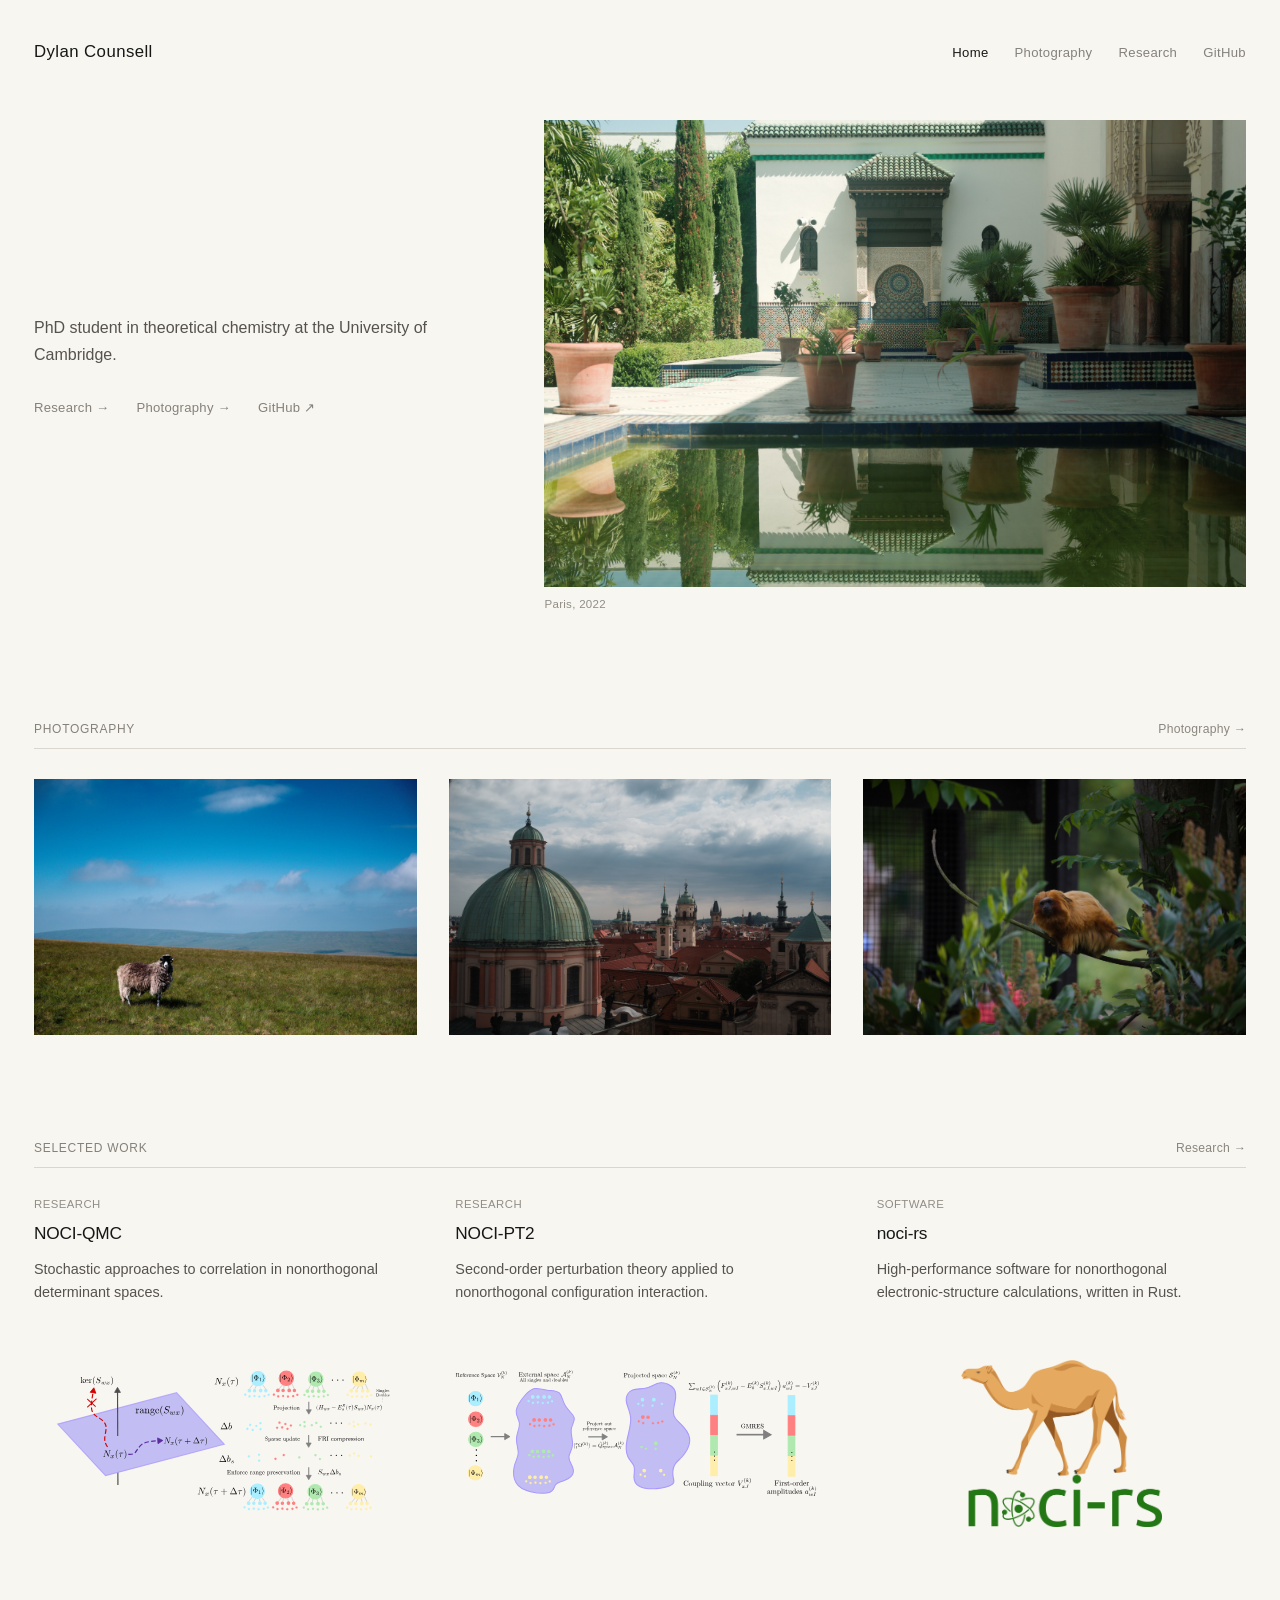
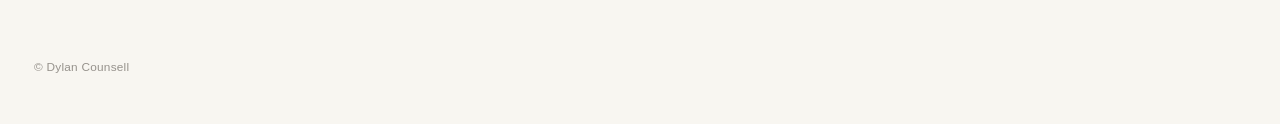
<file: index.html>
<!doctype html>
<html lang="en">
<head>
    <meta charset="utf-8">
    <meta name="viewport" content="width=device-width, initial-scale=1">

    <title>Dylan Counsell</title>

    <meta
        name="description"
        content="Dylan Counsell — theoretical chemistry, scientific computing and photography."
    >

    <meta property="og:title" content="Dylan Counsell">
    <meta
        property="og:description"
        content="Theoretical chemistry, scientific computing and photography."
    >
    <meta property="og:type" content="website">
    <meta property="og:url" content="https://dylancounsell.com/">
    <meta
        property="og:image"
        content="https://dylancounsell.com/social-preview.jpg"
    >
    <meta property="og:image:width" content="2400">
    <meta property="og:image:height" content="1260">
    <meta property="og:image:type" content="image/jpeg">
    <meta
        property="og:image:alt"
        content="Photograph at Perranporth by Dylan Counsell"
    >

    <link rel="stylesheet" href="/style.css?v=7">
</head>

<body>
    <header>
        <h1>
            <a href="/">Dylan Counsell</a>
        </h1>

        <nav>
            <a href="/" class="active">Home</a>
            <a href="/photography/">Photography</a>
            <a href="/research/">Research</a>
            <a href="https://github.com/dy-cl">GitHub</a>
        </nav>
    </header>

    <main class="home-main">
        <section class="home-hero">
            <div class="home-copy">
                <p class="home-bio">
                    PhD student in theoretical chemistry at the University of
                    Cambridge.
                </p>

                <div class="home-links">
                    <a href="/research/">Research →</a>
                    <a href="/photography/">Photography →</a>
                    <a href="https://github.com/dy-cl">GitHub ↗</a>
                </div>
            </div>

            <figure class="home-image">
                <a href="/photography/">
                    <img
                        id="home-hero-image"
                        src="/photos/preview/perranporth-2.jpg"
                        alt="Perranporth"
                    >
                </a>

                <figcaption id="home-hero-caption">
                    Perranporth, 2026
                </figcaption>
            </figure>
        </section>

        <section class="home-section home-photography">
            <div class="home-section-heading">
                <h3>Photography</h3>
                <a href="/photography/">Photography →</a>
            </div>

            <div class="home-photo-grid">
                <a href="/photography/">
                    <img
                        data-home-photo
                        src="/photos/preview/jesus.jpg"
                        alt="Jesus College, Cambridge"
                        loading="lazy"
                    >
                </a>

                <a href="/photography/">
                    <img
                        data-home-photo
                        src="/photos/preview/gairlochy.jpg"
                        alt="Gairlochy"
                        loading="lazy"
                    >
                </a>

                <a href="/photography/">
                    <img
                        data-home-photo
                        src="/photos/preview/prague-4.jpg"
                        alt="Prague"
                        loading="lazy"
                    >
                </a>
            </div>
        </section>

        <section class="home-section">
            <div class="home-section-heading">
                <h3>Selected work</h3>
                <a href="/research/">Research →</a>
            </div>

            <div class="home-work-grid">
                <article
                    class="home-work-item"
                    data-home-work
                >
                    <p
                        class="home-work-label"
                        data-home-work-label
                    >
                        Research
                    </p>

                    <h4>
                        <a
                            data-home-work-title
                            href="/research/#noci-qmc"
                        >
                            NOCI-QMC
                        </a>
                    </h4>

                    <p data-home-work-description>
                        Stochastic approaches to correlation in
                        nonorthogonal determinant spaces.
                    </p>

                    <a
                        class="home-work-figure"
                        data-home-work-figure
                        href="/research/#noci-qmc"
                        aria-label="NOCI-QMC research"
                    >
                        <img
                            data-home-work-image
                            src="/figures/NOCIQMC.svg"
                            alt="NOCI-QMC schematic"
                            loading="lazy"
                        >
                    </a>
                </article>

                <article
                    class="home-work-item"
                    data-home-work
                >
                    <p
                        class="home-work-label"
                        data-home-work-label
                    >
                        Research
                    </p>

                    <h4>
                        <a
                            data-home-work-title
                            href="/research/#noci-pt2"
                        >
                            NOCI-PT2
                        </a>
                    </h4>

                    <p data-home-work-description>
                        Second-order perturbation theory applied to
                        nonorthogonal configuration interaction.
                    </p>

                    <a
                        class="home-work-figure"
                        data-home-work-figure
                        href="/research/#noci-pt2"
                        aria-label="NOCI-PT2 research"
                    >
                        <img
                            data-home-work-image
                            src="/figures/NOCIPT2.svg"
                            alt="NOCI-PT2 schematic"
                            loading="lazy"
                        >
                    </a>
                </article>

                <article
                    class="home-work-item"
                    data-home-work
                >
                    <p
                        class="home-work-label"
                        data-home-work-label
                    >
                        Research
                    </p>

                    <h4>
                        <a
                            data-home-work-title
                            href="/research/#finite-size-correction"
                        >
                            Finite-size correction
                        </a>
                    </h4>

                    <p data-home-work-description>
                        Finite-size corrections for periodic stochastic
                        electronic-structure calculations.
                    </p>

                    <a
                        class="home-work-figure"
                        data-home-work-figure
                        href="/research/#finite-size-correction"
                        aria-label="Finite-size correction research"
                    >
                        <img
                            data-home-work-image
                            src="/figures/SGCorrection.svg"
                            alt="Transition structure factor finite-size correction schematic"
                            loading="lazy"
                        >
                    </a>
                </article>
            </div>
        </section>
    </main>

    <footer>
        <p>© Dylan Counsell</p>
    </footer>

    <script src="/script.js?v=8"></script>
</body>
</html>
</file>
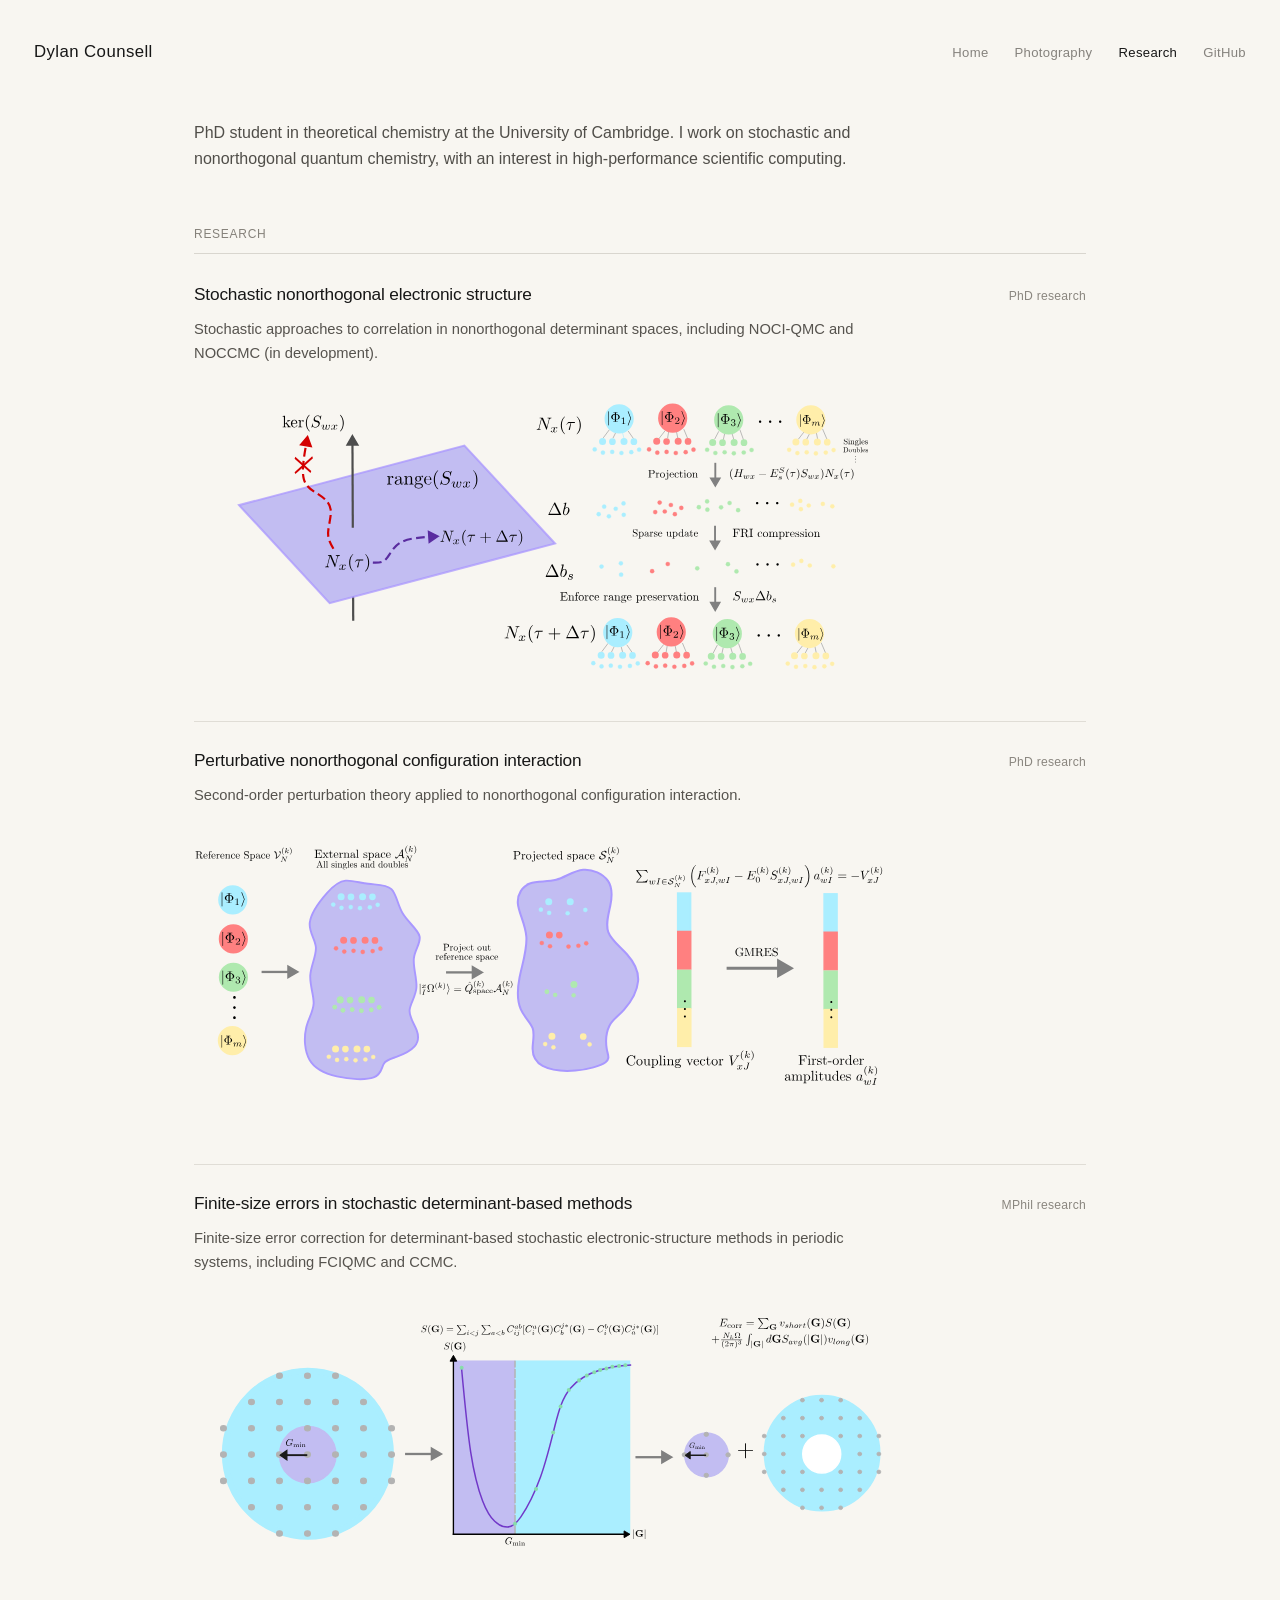
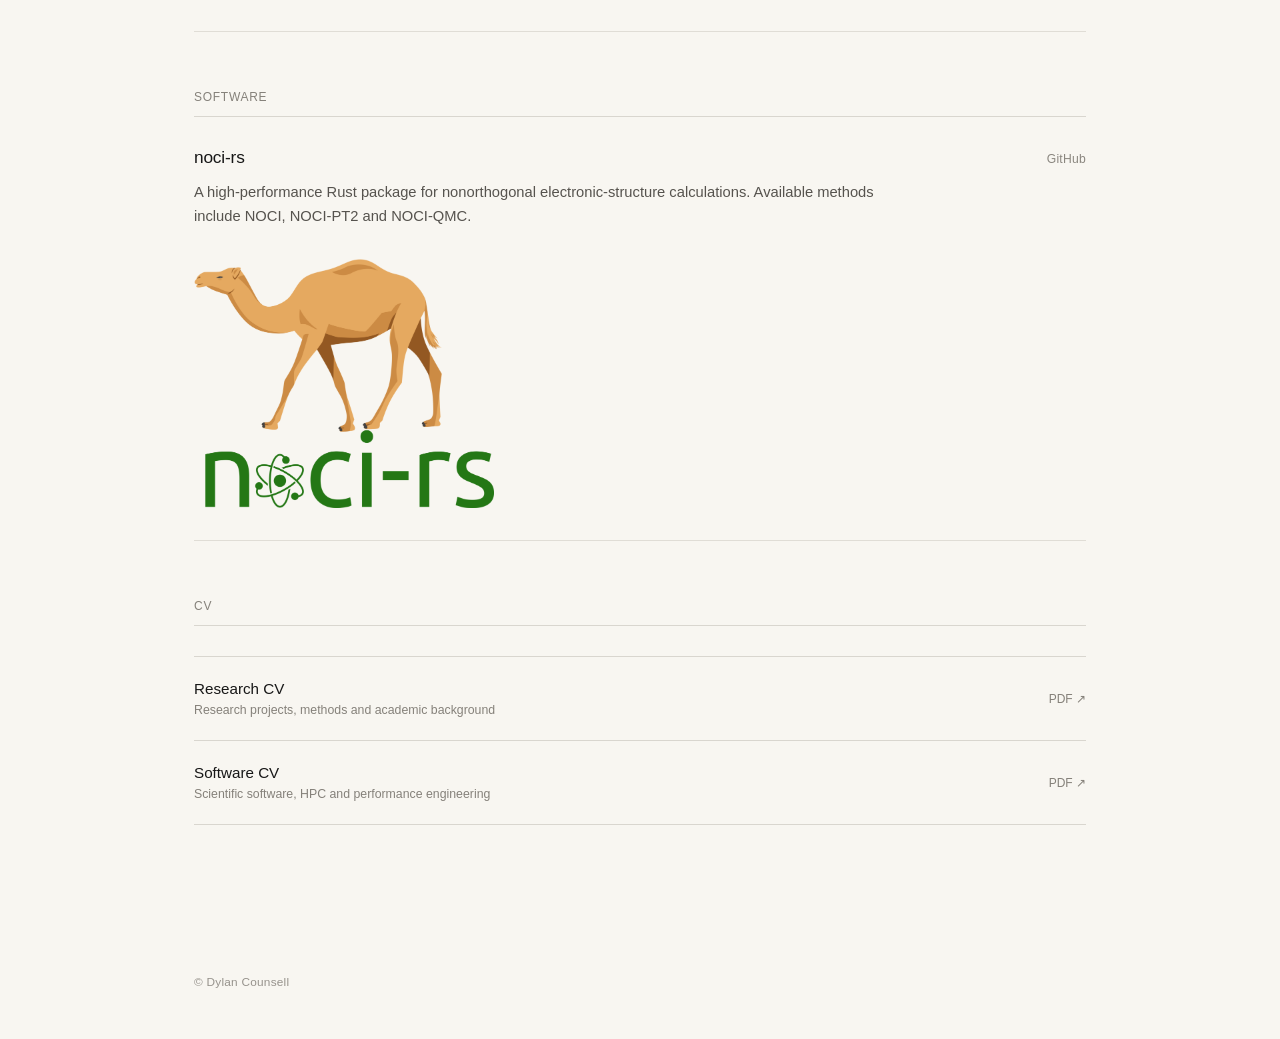
<file: research/index.html>
<!doctype html>
<html lang="en">
<head>
    <meta charset="utf-8">
    <meta name="viewport" content="width=device-width, initial-scale=1">

    <title>Research — Dylan Counsell</title>

    <meta
        name="description"
        content="Research in theoretical chemistry by Dylan Counsell."
    >

    <meta property="og:title" content="Research — Dylan Counsell">
    <meta
        property="og:description"
        content="Theoretical chemistry and high-performance scientific computing."
    >
    <meta property="og:type" content="website">
    <meta
        property="og:url"
        content="https://dylancounsell.com/research/"
    >

    <link rel="stylesheet" href="/style.css?v=7">
</head>

<body>
    <header>
        <h1>
            <a href="/">Dylan Counsell</a>
        </h1>

        <nav>
            <a href="/">Home</a>
            <a href="/photography/">Photography</a>
            <a href="/research/" class="active">Research</a>
            <a href="https://github.com/dy-cl">GitHub</a>
        </nav>
    </header>

    <main class="research-main">
        <section class="research-intro">
            <p class="research-bio">
                PhD student in theoretical chemistry at the University of
                Cambridge. I work on stochastic and nonorthogonal quantum
                chemistry, with an interest in high-performance scientific
                computing.
            </p>
        </section>

        <section class="research-section">
            <h3>Research</h3>

            <article
                class="research-item research-item-with-figure"
                id="noci-qmc"
            >
                <div class="research-item-heading">
                    <h4>
                        Stochastic nonorthogonal electronic structure
                    </h4>

                    <span>PhD research</span>
                </div>

                <p>
                    Stochastic approaches to correlation in nonorthogonal
                    determinant spaces, including NOCI-QMC and NOCCMC
                    (in development).
                </p>

                <figure class="research-figure">
                    <a
                        class="research-figure-link"
                        href="/figures/NOCIQMC.svg"
                    >
                        <img
                            src="/figures/NOCIQMC.svg"
                            alt="NOCI-QMC schematic"
                            loading="lazy"
                        >
                    </a>
                </figure>
            </article>

            <article
                class="research-item research-item-with-figure"
                id="noci-pt2"
            >
                <div class="research-item-heading">
                    <h4>
                        Perturbative nonorthogonal configuration interaction
                    </h4>

                    <span>PhD research</span>
                </div>

                <p>
                    Second-order perturbation theory applied to
                    nonorthogonal configuration interaction.
                </p>

                <figure class="research-figure">
                    <a
                        class="research-figure-link"
                        href="/figures/NOCIPT2.svg"
                    >
                        <img
                            src="/figures/NOCIPT2.svg"
                            alt="NOCI-PT2 schematic"
                            loading="lazy"
                        >
                    </a>
                </figure>
            </article>

            <article
                class="research-item research-item-with-figure"
                id="finite-size-correction"
            >
                <div class="research-item-heading">
                    <h4>
                        Finite-size errors in stochastic determinant-based
                        methods
                    </h4>

                    <span>MPhil research</span>
                </div>

                <p>
                    Finite-size error correction for determinant-based
                    stochastic electronic-structure methods in periodic
                    systems, including FCIQMC and CCMC.
                </p>

                <figure class="research-figure">
                    <a
                        class="research-figure-link"
                        href="/figures/SGCorrection.svg"
                    >
                        <img
                            src="/figures/SGCorrection.svg"
                            alt="Transition structure factor finite-size correction schematic"
                            loading="lazy"
                        >
                    </a>
                </figure>
            </article>
        </section>

        <section class="research-section">
            <h3>Software</h3>

            <article
                class="research-item research-item-with-figure"
                id="noci-rs"
            >
                <div class="research-item-heading">
                    <h4>noci-rs</h4>

                    <a
                        class="text-link"
                        href="https://github.com/dy-cl/noci-rs"
                    >
                        GitHub
                    </a>
                </div>

                <p>
                    A high-performance Rust package for nonorthogonal
                    electronic-structure calculations. Available methods
                    include NOCI, NOCI-PT2 and NOCI-QMC.
                </p>

                <figure class="research-figure research-figure--logo">
                    <a
                        class="research-figure-link"
                        href="https://github.com/dy-cl/noci-rs"
                    >
                        <img
                            src="/figures/noci-rs-logo.png"
                            alt="noci-rs logo"
                            loading="lazy"
                        >
                    </a>
                </figure>
            </article>
        </section>

        <section class="research-section">
            <h3>CV</h3>

            <div class="cv-list">
                <a
                    class="cv-link"
                    href="../cv/Dylan_Counsell_CV_Research.pdf"
                >
                    <span>
                        <strong>Research CV</strong>

                        <small>
                            Research projects, methods and academic background
                        </small>
                    </span>

                    <span class="cv-arrow">PDF ↗</span>
                </a>

                <a
                    class="cv-link"
                    href="../cv/Dylan_Counsell_CV_Software.pdf"
                >
                    <span>
                        <strong>Software CV</strong>

                        <small>
                            Scientific software, HPC and performance engineering
                        </small>
                    </span>

                    <span class="cv-arrow">PDF ↗</span>
                </a>
            </div>
        </section>
    </main>

    <footer class="research-footer">
        <p>© Dylan Counsell</p>
    </footer>
</body>
</html>
</file>
<file: style.css>
* {
    box-sizing: border-box;
}

html {
    background: #f8f6f1;
    color: #171717;

    font-family:
        Helvetica,
        "Helvetica Neue",
        Arial,
        sans-serif;
}

body {
    margin: 0;
}

/* Header */

header {
    display: flex;
    align-items: baseline;
    justify-content: space-between;

    max-width: 1420px;

    margin: 0 auto;
    padding: 42px 34px 58px;
}

h1 {
    margin: 0;

    font-size: 1.05rem;
    font-weight: 400;

    letter-spacing: 0.025em;
}

nav {
    display: flex;
    gap: 26px;

    font-size: 0.82rem;
    font-weight: 400;

    letter-spacing: 0.025em;
}

a {
    color: inherit;
    text-decoration: none;
}

nav a {
    color: #85827d;

    transition: color 0.15s ease;
}

nav a:hover,
nav a.active {
    color: #171717;
}

/* Main */

main {
    max-width: 1420px;

    margin: 0 auto;
    padding: 0 34px;
}

/* Homepage */

.home-main {
    max-width: 1420px;
}

.home-hero {
    display: grid;
    grid-template-columns:
        minmax(0, 0.75fr)
        minmax(0, 1.25fr);

    gap: clamp(60px, 7vw, 120px);

    align-items: center;

    margin-bottom: 112px;
}

.home-copy {
    max-width: 500px;
}

.home-copy h2 {
    max-width: 440px;

    margin: 0 0 27px;

    font-size: clamp(1.65rem, 2.5vw, 2.2rem);
    font-weight: 400;
    line-height: 1.15;

    letter-spacing: -0.02em;
}

.home-bio {
    max-width: 440px;

    margin: 0;

    color: #56534e;

    font-size: 1rem;
    font-weight: 400;
    line-height: 1.65;
}

.home-links {
    display: flex;
    flex-wrap: wrap;

    gap: 13px 27px;

    margin-top: 32px;

    font-size: 0.82rem;

    letter-spacing: 0.02em;
}

.home-links a {
    color: #85817a;

    transition: color 0.15s ease;
}

.home-links a:hover {
    color: #171717;
}

.home-image {
    margin: 0;
}

.home-image img {
    display: block;

    width: 100%;
    height: auto;
}

.home-image a {
    display: block;

    transition: opacity 0.18s ease;
}

.home-image a:hover {
    opacity: 0.92;
}

.home-image figcaption {
    margin-top: 11px;

    color: #918d86;

    font-size: 0.72rem;

    letter-spacing: 0.025em;
}

.home-section {
    margin-bottom: 106px;
}

.home-section-heading {
    display: flex;
    align-items: baseline;
    justify-content: space-between;

    gap: 30px;

    margin-bottom: 30px;
    padding-bottom: 12px;

    border-bottom: 1px solid #d9d6cf;
}

.home-section-heading h3 {
    margin: 0;

    color: #85817a;

    font-size: 0.75rem;
    font-weight: 400;

    letter-spacing: 0.06em;
    text-transform: uppercase;
}

.home-section-heading a {
    color: #8a867f;

    font-size: 0.76rem;

    letter-spacing: 0.02em;

    transition: color 0.15s ease;
}

.home-section-heading a:hover {
    color: #171717;
}

/* Homepage photography */

.home-photo-grid {
    display: grid;
    grid-template-columns: repeat(3, minmax(0, 1fr));

    gap: 32px;

    align-items: start;
}

.home-photo-grid a {
    display: block;

    transition: opacity 0.18s ease;
}

.home-photo-grid a:hover {
    opacity: 0.88;
}

.home-photo-grid img {
    display: block;

    width: 100%;
    height: auto;
}

/* Homepage selected work */

.home-work-grid {
    display: grid;
    grid-template-columns: repeat(3, minmax(0, 1fr));

    gap: 52px;

    align-items: start;
}

.home-work-item {
    min-width: 0;

    margin: 0;
}

.home-work-label {
    margin: 0 0 13px;

    color: #918d86;

    font-size: 0.71rem;

    letter-spacing: 0.04em;
    text-transform: uppercase;
}

.home-work-item h4 {
    margin: 0 0 14px;

    font-size: 1.08rem;
    font-weight: 400;

    letter-spacing: -0.01em;
}

.home-work-item > p:not(.home-work-label) {
    max-width: 350px;

    margin: 0;

    color: #56534e;

    font-size: 0.9rem;
    line-height: 1.6;
}

.home-work-figure {
    display: flex;
    align-items: center;
    justify-content: center;

    width: 100%;
    height: 220px;

    margin: 30px 0 0;

    transition: opacity 0.18s ease;
}

.home-work-figure:hover {
    opacity: 0.82;
}

.home-work-figure img {
    display: block;

    max-width: 100%;
    max-height: 100%;

    width: auto;
    height: auto;

    object-fit: contain;
}

.home-work-figure--logo img {
    max-width: 76%;
    max-height: 76%;
}

/* Main gallery */

.gallery {
    display: grid;

    grid-template-columns: repeat(3, minmax(0, 1fr));

    gap: 32px;

    align-items: start;
}

.gallery a {
    position: relative;

    display: block;

    overflow: hidden;

    background: #eeece7;
}

.gallery img {
    display: block;

    width: 100%;
    height: auto;

    transition:
        opacity 0.2s ease,
        transform 0.25s ease;
}

.gallery .caption {
    position: absolute;

    left: 15px;
    bottom: 13px;

    z-index: 1;

    color: #ffffff;

    font-size: 0.76rem;
    font-weight: 400;

    letter-spacing: 0.025em;

    opacity: 0;

    transition: opacity 0.2s ease;
}

.gallery a::after {
    content: "";

    position: absolute;
    inset: 0;

    background:
        linear-gradient(
            to top,
            rgba(0, 0, 0, 0.30) 0%,
            rgba(0, 0, 0, 0.00) 30%
        );

    opacity: 0;

    transition: opacity 0.2s ease;
}

.gallery a:hover img {
    transform: scale(1.004);
}

.gallery a:hover::after,
.gallery a:hover .caption {
    opacity: 1;
}

/* Footer */

footer {
    max-width: 1420px;

    margin: 82px auto 0;
    padding: 0 34px 38px;

    color: #96928c;

    font-size: 0.74rem;
    font-weight: 400;

    letter-spacing: 0.02em;
}

/* Lightbox */

.lightbox {
    position: fixed;
    inset: 0;

    z-index: 1000;

    display: flex;
    align-items: center;
    justify-content: center;

    padding: 48px;

    background: rgba(17, 17, 17, 0.96);

    visibility: hidden;
    opacity: 0;

    transition:
        opacity 0.18s ease,
        visibility 0.18s ease;
}

.lightbox.open {
    visibility: visible;
    opacity: 1;
}

.lightbox-content {
    display: flex;
    flex-direction: column;
    align-items: center;

    max-width: 100%;
    max-height: 100%;

    margin: 0;
}

.lightbox-content img {
    display: block;

    max-width: min(92vw, 1800px);
    max-height: 86vh;

    width: auto;
    height: auto;

    object-fit: contain;
}

.lightbox-content figcaption {
    margin-top: 15px;

    color: #d6d3cd;

    font-size: 0.78rem;
    font-weight: 400;

    letter-spacing: 0.025em;
}

.lightbox-close {
    position: fixed;

    top: 24px;
    right: 28px;

    z-index: 1001;

    padding: 0;

    border: 0;
    background: none;

    color: #d6d3cd;

    font-family:
        Helvetica,
        "Helvetica Neue",
        Arial,
        sans-serif;

    font-size: 2rem;
    font-weight: 200;
    line-height: 1;

    cursor: pointer;

    opacity: 0.8;

    transition: opacity 0.15s ease;
}

.lightbox-close:hover {
    opacity: 1;
}

body.lightbox-open {
    overflow: hidden;
}

/* Research */

.research-main {
    max-width: 960px;

    padding-bottom: 10px;
}

.research-intro {
    max-width: 800px;

    margin-bottom: 54px;
}

.research-kicker {
    margin: 0 0 22px;

    color: #8a867f;

    font-size: 0.78rem;
    font-weight: 400;

    letter-spacing: 0.035em;
}

.research-intro h2 {
    max-width: 760px;

    margin: 0 0 36px;

    font-size: clamp(2rem, 4vw, 3.35rem);
    font-weight: 400;
    line-height: 1.08;

    letter-spacing: -0.025em;
}

.research-bio {
    max-width: 700px;

    margin: 0 0 18px;

    color: #504e49;

    font-size: 1rem;
    font-weight: 400;
    line-height: 1.65;
}

.research-section {
    margin: 0 0 58px;
}

.research-section h3 {
    margin: 0 0 30px;

    padding-bottom: 12px;

    border-bottom: 1px solid #d9d6cf;

    color: #85817a;

    font-size: 0.75rem;
    font-weight: 400;

    letter-spacing: 0.06em;
    text-transform: uppercase;
}

.research-item {
    margin: 0;
    padding: 28px 0;

    border-bottom: 1px solid #e0ddd6;
}

.research-item:first-of-type {
    padding-top: 0;
}

.research-item[id] {
    scroll-margin-top: 32px;
}

.research-item-heading {
    display: flex;
    align-items: baseline;
    justify-content: space-between;

    gap: 24px;
}

.research-item h4 {
    margin: 0;

    font-size: 1.08rem;
    font-weight: 400;

    letter-spacing: -0.01em;
}

.research-item-heading > span,
.text-link {
    flex-shrink: 0;

    color: #8a867f;

    font-size: 0.76rem;
    font-weight: 400;

    letter-spacing: 0.02em;
}

.text-link {
    transition: color 0.15s ease;
}

.text-link:hover {
    color: #171717;
}

.research-item p {
    max-width: 700px;

    margin: 13px 0 0;

    color: #56534e;

    font-size: 0.92rem;
    line-height: 1.62;
}

.research-item .research-detail {
    color: #918d86;

    font-size: 0.76rem;

    letter-spacing: 0.015em;
}

/* Research figures */

.research-item-with-figure {
    display: block;
}

.research-figure {
    max-width: 700px;

    margin: 30px 0 4px;
}

.research-figure-link {
    display: block;

    transition: opacity 0.18s ease;
}

.research-figure-link:hover {
    opacity: 0.82;
}

.research-figure img {
    display: block;

    width: 100%;
    height: auto;
}

.research-figure--logo {
    display: flex;
    justify-content: flex-start;

    max-width: 700px;
}

.research-figure--logo .research-figure-link {
    display: block;
}

.research-figure--logo img {
    width: min(300px, 60%);
    height: auto;
}

/* CV */

.cv-list {
    border-top: 1px solid #d9d6cf;
}

.cv-link {
    display: flex;
    align-items: center;
    justify-content: space-between;

    gap: 30px;

    padding: 23px 0;

    border-bottom: 1px solid #d9d6cf;

    transition: opacity 0.15s ease;
}

.cv-link:hover {
    opacity: 0.58;
}

.cv-link > span:first-child {
    display: flex;
    flex-direction: column;

    gap: 6px;
}

.cv-link strong {
    font-size: 0.95rem;
    font-weight: 400;
}

.cv-link small {
    color: #85817a;

    font-size: 0.77rem;
    font-weight: 400;
}

.cv-arrow {
    flex-shrink: 0;

    color: #85817a;

    font-size: 0.75rem;
}

.research-footer {
    max-width: 960px;
}

/* Tablet */

@media (max-width: 1000px) {
    header {
        padding: 34px 26px 44px;
    }

    main {
        padding: 0 26px;
    }

    .home-hero {
        gap: 48px;

        margin-bottom: 88px;
    }

    .home-section {
        margin-bottom: 84px;
    }

    .home-work-grid {
        gap: 32px;
    }

    .home-work-figure {
        height: 190px;
    }

    .home-photo-grid {
        gap: 26px;
    }

    .gallery {
        grid-template-columns: repeat(2, minmax(0, 1fr));

        gap: 26px;
    }

    footer {
        padding-right: 26px;
        padding-left: 26px;
    }

    .research-intro {
        margin-bottom: 46px;
    }

    .research-section {
        margin-bottom: 52px;
    }
}

/* Mobile */

@media (max-width: 700px) {
    header {
        display: block;

        padding: 26px 18px 38px;
    }

    h1 {
        margin-bottom: 18px;

        font-size: 0.98rem;
    }

    nav {
        flex-wrap: wrap;

        gap: 10px 18px;

        font-size: 0.76rem;
    }

    main {
        padding: 0 18px;
    }

    .home-hero {
        display: flex;
        flex-direction: column;

        gap: 46px;

        margin-bottom: 76px;
    }

    .home-copy {
        max-width: none;
    }

    .home-copy h2 {
        margin-bottom: 23px;

        font-size: 1.75rem;
    }

    .home-bio {
        font-size: 0.94rem;
    }

    .home-links {
        margin-top: 27px;
    }

    .home-section {
        margin-bottom: 70px;
    }

    .home-photo-grid {
        grid-template-columns: 1fr;

        gap: 20px;
    }

    .home-work-grid {
        grid-template-columns: 1fr;

        gap: 0;
    }

    .home-work-item {
        padding: 30px 0;

        border-bottom: 1px solid #e0ddd6;
    }

    .home-work-item:first-child {
        padding-top: 0;
    }

    .home-work-figure {
        height: 240px;

        margin-top: 24px;
    }

    .home-work-figure--logo img {
        max-width: 68%;
        max-height: 68%;
    }

    .gallery {
        grid-template-columns: 1fr;

        gap: 20px;
    }

    .gallery .caption {
        opacity: 1;
    }

    .gallery a::after {
        opacity: 1;
    }

    footer {
        margin-top: 54px;

        padding:
            0
            18px
            24px;
    }

    .lightbox {
        padding: 22px;
    }

    .lightbox-content img {
        max-width: 100%;
        max-height: 82vh;
    }

    .lightbox-close {
        top: 16px;
        right: 18px;
    }

    .research-intro {
        margin-bottom: 40px;
    }

    .research-intro h2 {
        margin-bottom: 30px;

        font-size: 2.2rem;
    }

    .research-bio {
        font-size: 0.94rem;
    }

    .research-section {
        margin-bottom: 46px;
    }

    .research-item-heading {
        display: block;
    }

    .research-item-heading > span,
    .research-item-heading .text-link {
        display: inline-block;

        margin-top: 7px;
    }

    .research-figure {
        max-width: 100%;

        margin-top: 24px;
    }

    .research-figure--logo img {
        width: min(260px, 70%);
    }

    .cv-link {
        align-items: flex-start;
    }

    .cv-link small {
        max-width: 230px;

        line-height: 1.4;
    }
}
</file>
